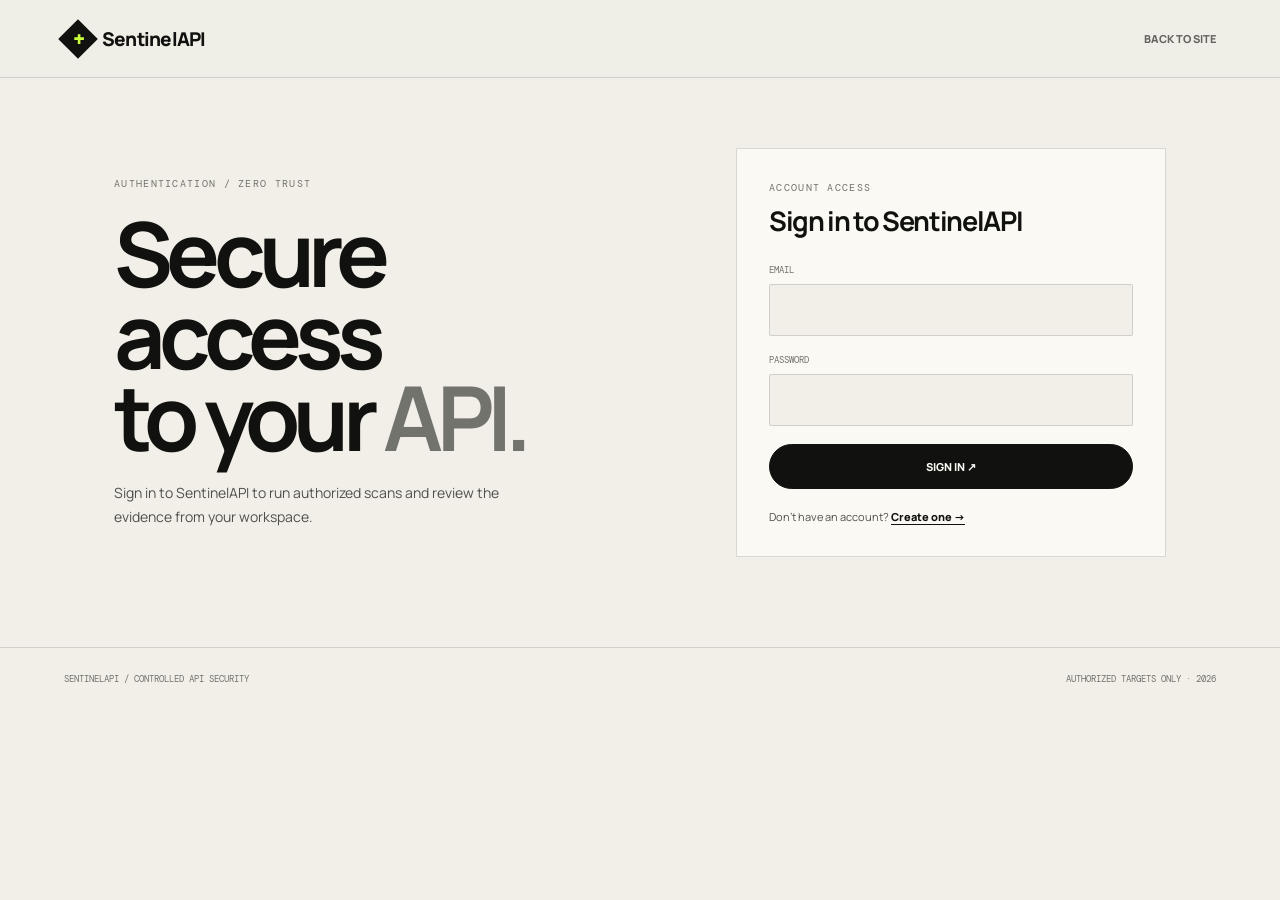
<file: signin.html>
<!doctype html>
<html lang="en">
<head>
<meta charset="utf-8">
<meta name="viewport" content="width=device-width, initial-scale=1">
<title>SentinelAPI — Sign In</title>
<link href="https://fonts.googleapis.com/css2?family=DM+Mono&family=Manrope:wght@400;500;600;700;800&display=swap" rel="stylesheet">
<style>
:root{--ink:#11110f;--paper:#f1efe7;--paper2:#e7e4da;--acid:#c9ff3d;--muted:#72736d;--line:rgba(17,17,15,.14);--white:#faf9f4;--orange:#ff7043}
*{box-sizing:border-box;margin:0;padding:0}body{background:var(--paper);color:var(--ink);font-family:Manrope,sans-serif;min-height:100vh}a{text-decoration:none;color:inherit}button,input{font:inherit}
nav{height:78px;padding:0 5vw;display:flex;align-items:center;justify-content:space-between;border-bottom:1px solid var(--line);background:rgba(241,239,231,.88)}
.logo{display:flex;align-items:center;gap:10px;font-size:19px;font-weight:800;letter-spacing:-.04em}.logo-mark{width:28px;height:28px;background:var(--ink);color:var(--acid);display:grid;place-items:center;transform:rotate(45deg)}.logo-mark span{transform:rotate(-45deg);font-family:"DM Mono"}
.nav-links{display:flex;gap:25px;font-size:11px;font-weight:800}.nav-links a{opacity:.62}
.shell{max-width:1180px;margin:auto;padding:70px 5vw 90px}.auth-layout{display:grid;grid-template-columns:1fr 430px;gap:8vw;align-items:center}.eyebrow{font-family:"DM Mono",monospace;font-size:10px;letter-spacing:.13em;color:var(--muted);text-transform:uppercase}.intro h1{font-size:clamp(48px,7vw,92px);line-height:.92;letter-spacing:-.075em;margin:22px 0}.intro h1 span{color:var(--muted)}.intro p{max-width:410px;font-size:14px;line-height:1.7;color:#50514c}
.auth-card{background:var(--white);border:1px solid var(--line);padding:32px}.auth-card h2{font-size:27px;letter-spacing:-.05em;margin:8px 0 25px}.auth-card label{display:block;font-family:"DM Mono",monospace;font-size:9px;text-transform:uppercase;color:var(--muted);margin:0 0 8px}.input{width:100%;border:1px solid var(--line);background:var(--paper);padding:14px;border-radius:2px;margin-bottom:18px;outline:none}.input:focus{border-color:var(--ink)}.btn{border:1px solid var(--ink);padding:14px 20px;border-radius:100px;font-size:11px;font-weight:800;display:inline-flex;align-items:center;justify-content:center;background:var(--ink);color:var(--white);width:100%;cursor:pointer}.btn:disabled{opacity:.6;cursor:wait}.switch{font-size:11px;color:#50514c;margin-top:20px}.switch a{font-weight:800;color:var(--ink);text-decoration:underline;text-underline-offset:3px}
.message{font-size:11px;line-height:1.6;margin:0 0 16px;padding:11px 13px;border:1px solid var(--line)}.message[data-kind=error]{color:#9b3219;border-color:rgba(255,112,67,.5);background:rgba(255,112,67,.08)}.message[data-kind=success]{color:#354900;border-color:rgba(155,201,0,.5);background:rgba(201,255,61,.18)}.message[hidden]{display:none}
footer{padding:25px 5vw;border-top:1px solid var(--line);display:flex;justify-content:space-between;font-family:"DM Mono",monospace;font-size:9px;color:var(--muted)}
@media(max-width:850px){.auth-layout{grid-template-columns:1fr;gap:35px}.shell{padding-top:45px}.intro h1{font-size:clamp(48px,12vw,76px)}.auth-card{max-width:540px}}@media(max-width:600px){nav{height:68px}.nav-links{gap:15px}.shell{padding:35px 5vw 55px}.auth-card{padding:24px 20px}footer{gap:14px;flex-direction:column}}
</style>
</head>
<body>
<nav><a class="logo" href="main.html"><span class="logo-mark"><span>+</span></span>SentinelAPI</a><div class="nav-links"><a href="main.html">BACK TO SITE</a></div></nav>
<main class="shell"><div class="auth-layout">
<section class="intro"><div class="eyebrow">AUTHENTICATION / ZERO TRUST</div><h1>Secure access<br>to your <span>API.</span></h1><p>Sign in to SentinelAPI to run authorized scans and review the evidence from your workspace.</p></section>
<section class="auth-card"><div class="eyebrow">ACCOUNT ACCESS</div><h2>Sign in to SentinelAPI</h2>
<form data-auth-form="signin" novalidate>
<label for="email">Email</label><input class="input" id="email" name="email" type="email" autocomplete="email" maxlength="254" required>
<label for="password">Password</label><input class="input" id="password" name="password" type="password" autocomplete="current-password" maxlength="256" required>
<p class="message" data-auth-message role="alert" aria-live="polite" hidden></p>
<button class="btn" type="submit">SIGN IN ↗</button>
</form><p class="switch">Don't have an account? <a href="signup.html">Create one →</a></p>
</section>
</div></main>
<footer><span>SENTINELAPI / CONTROLLED API SECURITY</span><span>AUTHORIZED TARGETS ONLY · 2026</span></footer>
<script src="assets/js/config.js"></script><script src="assets/js/auth.js"></script>
</body>
</html>
</file>
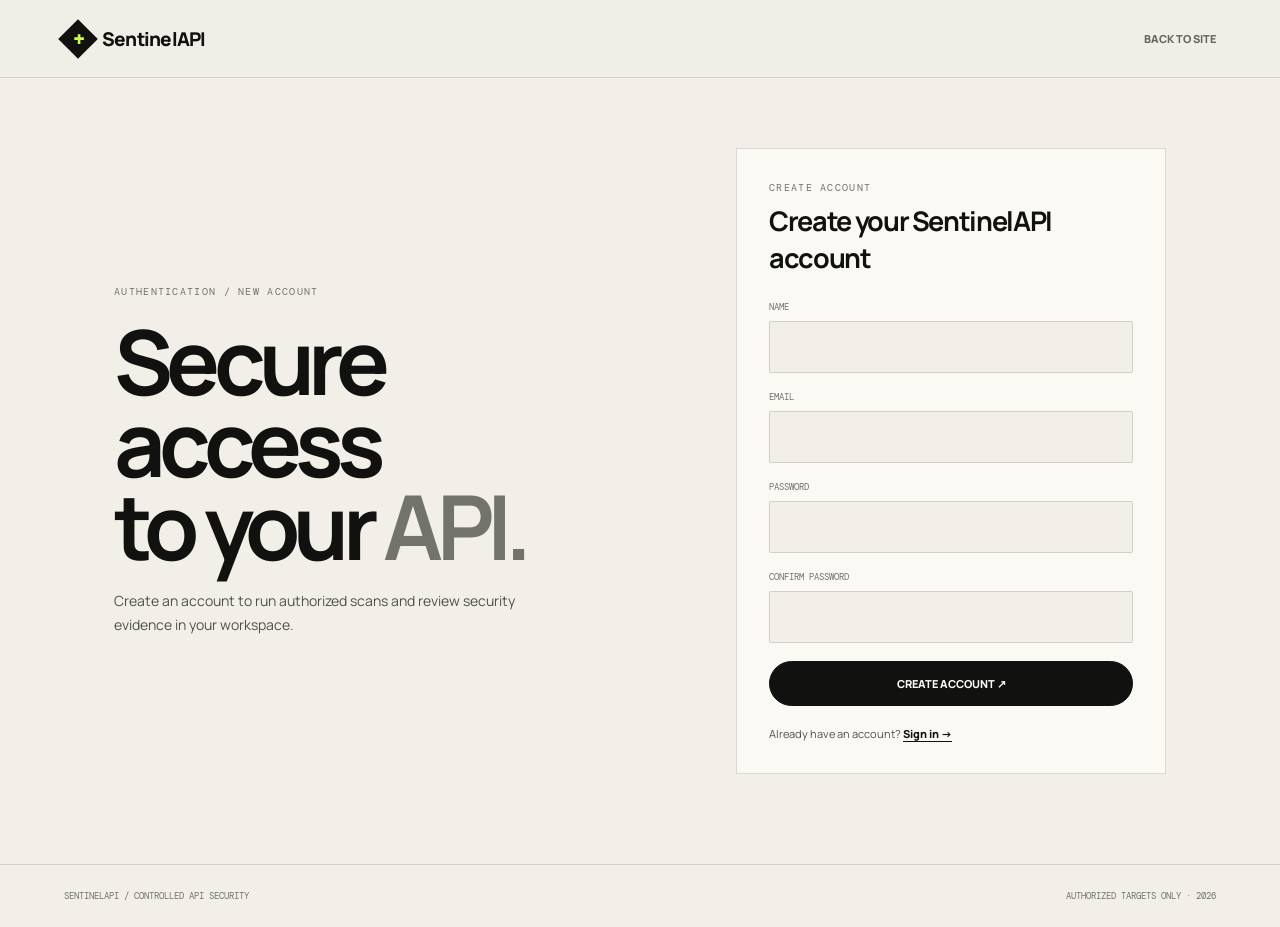
<file: signup.html>
<!doctype html>
<html lang="en">
<head>
<meta charset="utf-8">
<meta name="viewport" content="width=device-width, initial-scale=1">
<title>SentinelAPI — Sign Up</title>
<link href="https://fonts.googleapis.com/css2?family=DM+Mono&family=Manrope:wght@400;500;600;700;800&display=swap" rel="stylesheet">
<style>
:root{--ink:#11110f;--paper:#f1efe7;--paper2:#e7e4da;--acid:#c9ff3d;--muted:#72736d;--line:rgba(17,17,15,.14);--white:#faf9f4;--orange:#ff7043}
*{box-sizing:border-box;margin:0;padding:0}body{background:var(--paper);color:var(--ink);font-family:Manrope,sans-serif;min-height:100vh}a{text-decoration:none;color:inherit}button,input{font:inherit}
nav{height:78px;padding:0 5vw;display:flex;align-items:center;justify-content:space-between;border-bottom:1px solid var(--line);background:rgba(241,239,231,.88)}
.logo{display:flex;align-items:center;gap:10px;font-size:19px;font-weight:800;letter-spacing:-.04em}.logo-mark{width:28px;height:28px;background:var(--ink);color:var(--acid);display:grid;place-items:center;transform:rotate(45deg)}.logo-mark span{transform:rotate(-45deg);font-family:"DM Mono"}
.nav-links{display:flex;gap:25px;font-size:11px;font-weight:800}.nav-links a{opacity:.62}
.shell{max-width:1180px;margin:auto;padding:70px 5vw 90px}.auth-layout{display:grid;grid-template-columns:1fr 430px;gap:8vw;align-items:center}.eyebrow{font-family:"DM Mono",monospace;font-size:10px;letter-spacing:.13em;color:var(--muted);text-transform:uppercase}.intro h1{font-size:clamp(48px,7vw,92px);line-height:.92;letter-spacing:-.075em;margin:22px 0}.intro h1 span{color:var(--muted)}.intro p{max-width:410px;font-size:14px;line-height:1.7;color:#50514c}
.auth-card{background:var(--white);border:1px solid var(--line);padding:32px}.auth-card h2{font-size:27px;letter-spacing:-.05em;margin:8px 0 25px}.auth-card label{display:block;font-family:"DM Mono",monospace;font-size:9px;text-transform:uppercase;color:var(--muted);margin:0 0 8px}.input{width:100%;border:1px solid var(--line);background:var(--paper);padding:14px;border-radius:2px;margin-bottom:18px;outline:none}.input:focus{border-color:var(--ink)}.btn{border:1px solid var(--ink);padding:14px 20px;border-radius:100px;font-size:11px;font-weight:800;display:inline-flex;align-items:center;justify-content:center;background:var(--ink);color:var(--white);width:100%;cursor:pointer}.btn:disabled{opacity:.6;cursor:wait}.switch{font-size:11px;color:#50514c;margin-top:20px}.switch a{font-weight:800;color:var(--ink);text-decoration:underline;text-underline-offset:3px}
.message{font-size:11px;line-height:1.6;margin:0 0 16px;padding:11px 13px;border:1px solid var(--line)}.message[data-kind=error]{color:#9b3219;border-color:rgba(255,112,67,.5);background:rgba(255,112,67,.08)}.message[data-kind=success]{color:#354900;border-color:rgba(155,201,0,.5);background:rgba(201,255,61,.18)}.message[hidden]{display:none}
footer{padding:25px 5vw;border-top:1px solid var(--line);display:flex;justify-content:space-between;font-family:"DM Mono",monospace;font-size:9px;color:var(--muted)}
@media(max-width:850px){.auth-layout{grid-template-columns:1fr;gap:35px}.shell{padding-top:45px}.intro h1{font-size:clamp(48px,12vw,76px)}.auth-card{max-width:540px}}@media(max-width:600px){nav{height:68px}.nav-links{gap:15px}.shell{padding:35px 5vw 55px}.auth-card{padding:24px 20px}footer{gap:14px;flex-direction:column}}
</style>
</head>
<body>
<nav><a class="logo" href="main.html"><span class="logo-mark"><span>+</span></span>SentinelAPI</a><div class="nav-links"><a href="main.html">BACK TO SITE</a></div></nav>
<main class="shell"><div class="auth-layout">
<section class="intro"><div class="eyebrow">AUTHENTICATION / NEW ACCOUNT</div><h1>Secure access<br>to your <span>API.</span></h1><p>Create an account to run authorized scans and review security evidence in your workspace.</p></section>
<section class="auth-card"><div class="eyebrow">CREATE ACCOUNT</div><h2>Create your SentinelAPI account</h2>
<form data-auth-form="signup" novalidate>
<label for="name">Name</label><input class="input" id="name" name="name" type="text" autocomplete="name" maxlength="100" required>
<label for="email">Email</label><input class="input" id="email" name="email" type="email" autocomplete="email" maxlength="254" required>
<label for="password">Password</label><input class="input" id="password" name="password" type="password" autocomplete="new-password" minlength="12" maxlength="256" required>
<label for="confirm_password">Confirm password</label><input class="input" id="confirm_password" name="confirm_password" type="password" autocomplete="new-password" minlength="12" maxlength="256" required>
<p class="message" data-auth-message role="alert" aria-live="polite" hidden></p>
<button class="btn" type="submit">CREATE ACCOUNT ↗</button>
</form><p class="switch">Already have an account? <a href="signin.html">Sign in →</a></p>
</section>
</div></main>
<footer><span>SENTINELAPI / CONTROLLED API SECURITY</span><span>AUTHORIZED TARGETS ONLY · 2026</span></footer>
<script src="assets/js/config.js"></script><script src="assets/js/auth.js"></script>
</body>
</html>
</file>
